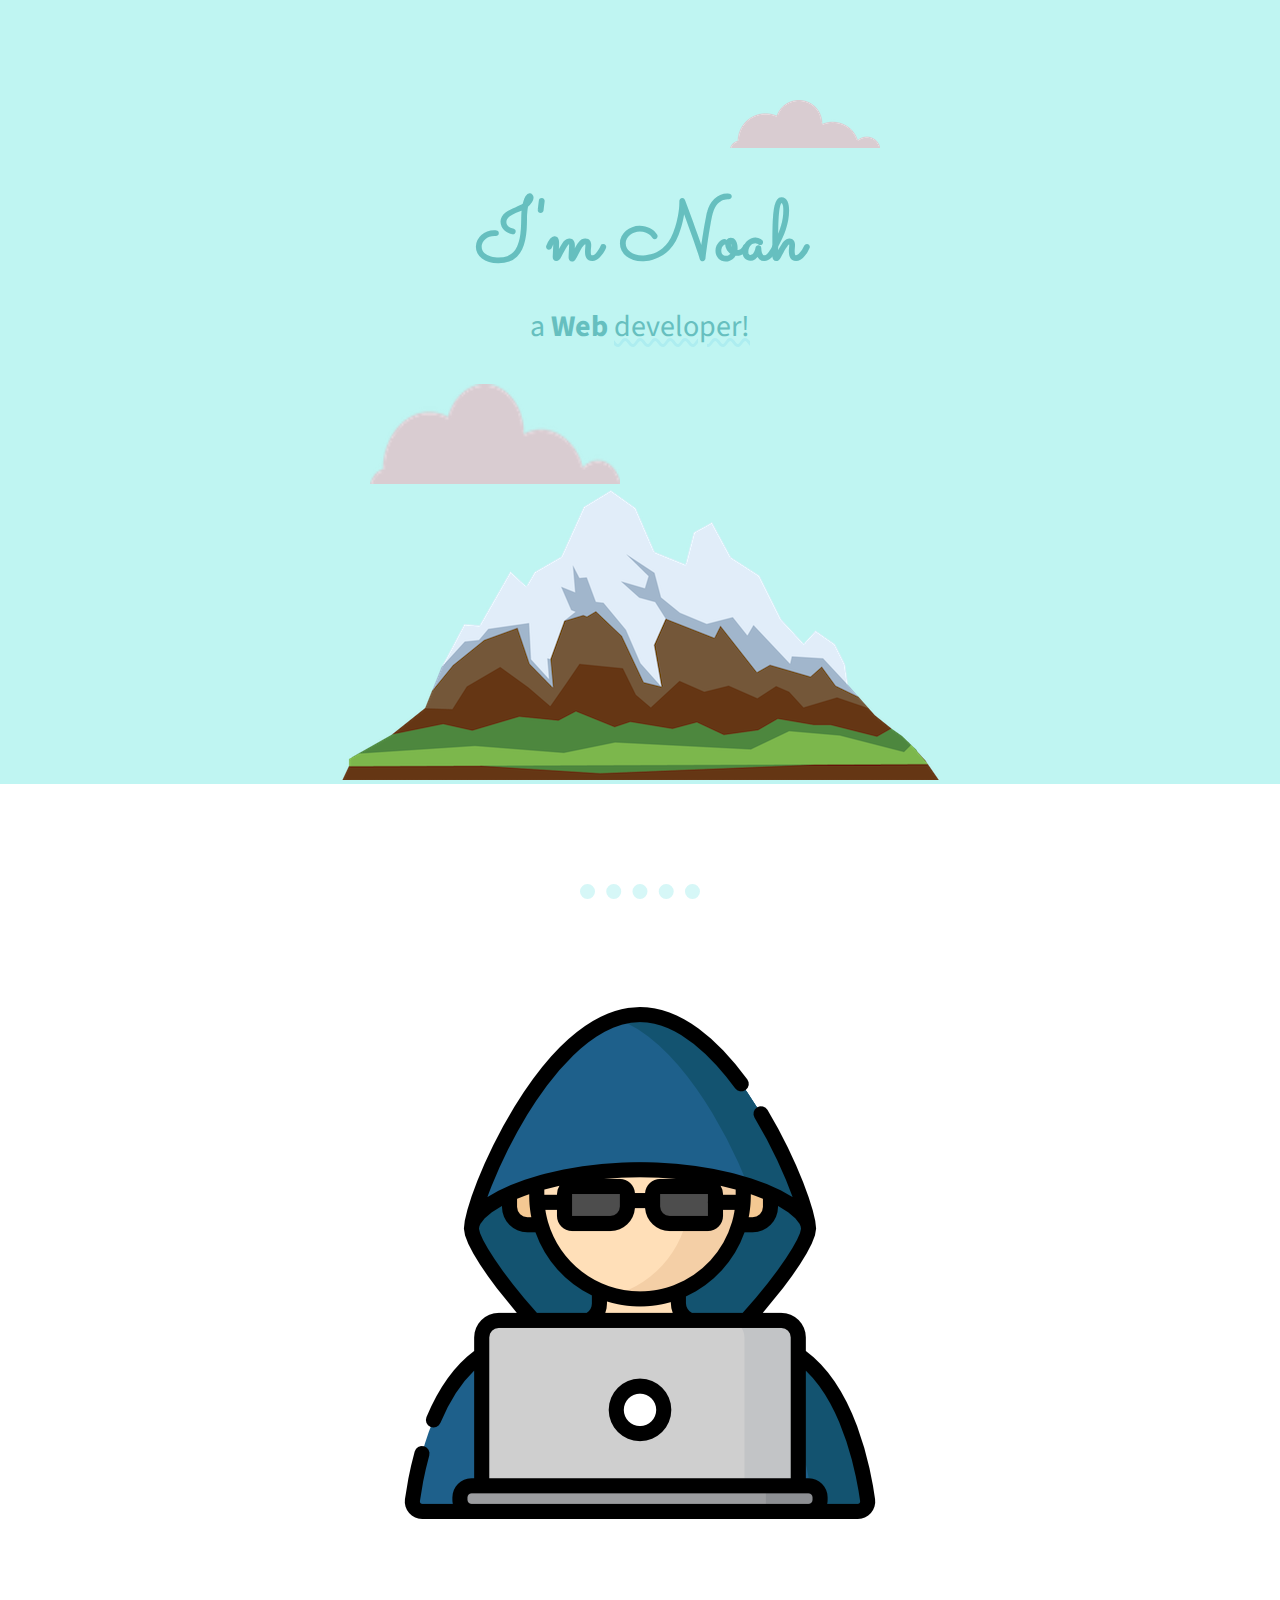
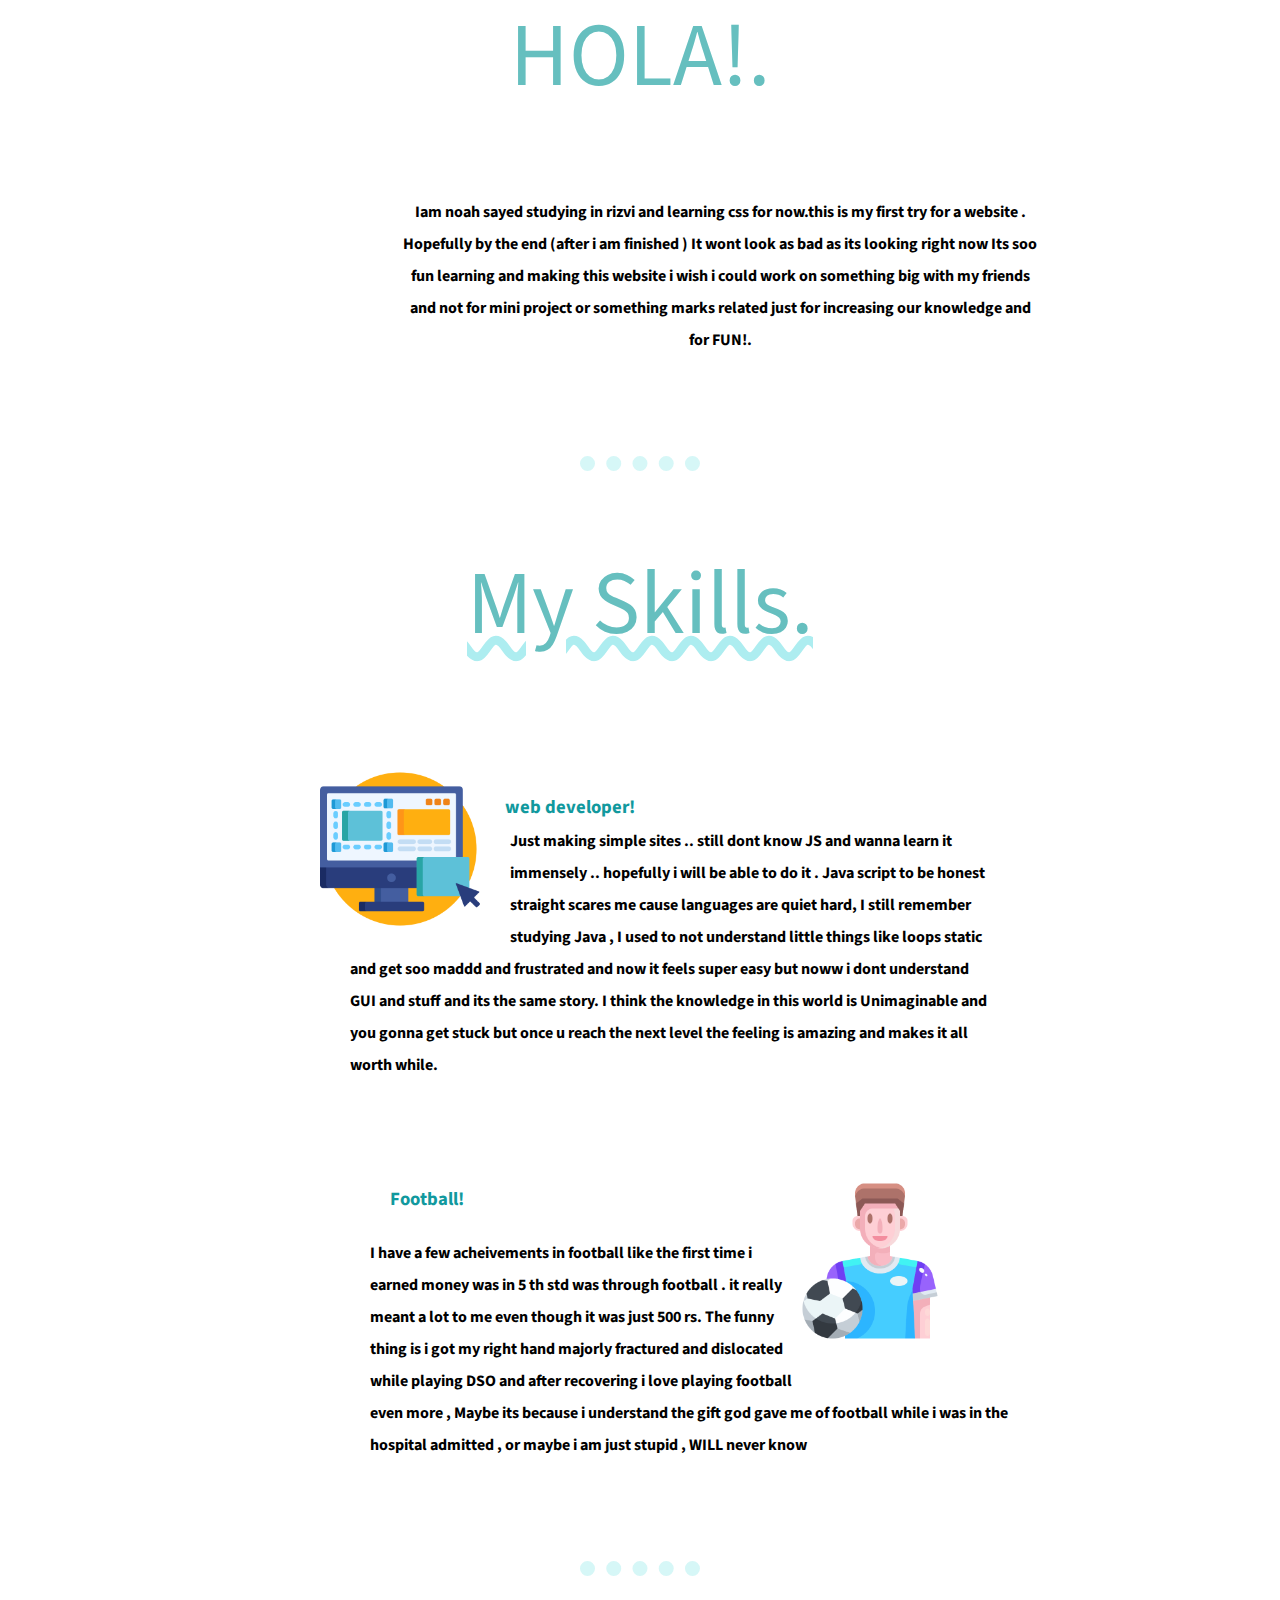
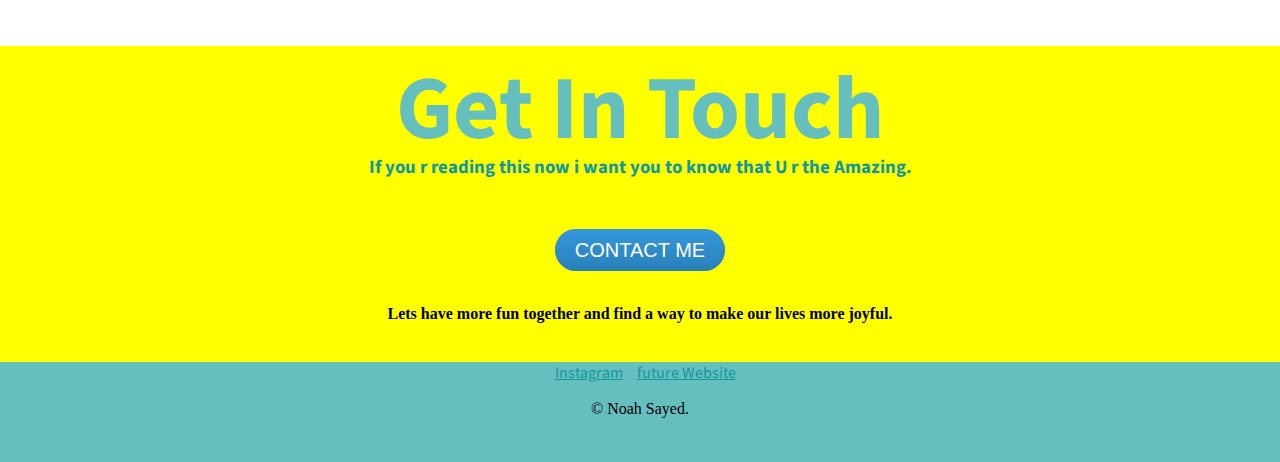
<file: index.html>
<!DOCTYPE html>

<html>
    <head>
        <meta charset="utf-8">
        <meta http-equiv="X-UA-Compatible" content="IE=edge">
        <title>I AM NOAH - web developer!</title>

        <meta name="description" content="">
        <meta name="viewport" content="width=device-width, initial-scale=1">
        <link href="https://fonts.googleapis.com/css2?family=Sacramento&family=Source+Sans+Pro:ital@1&display=swap" rel="stylesheet">
        
        <link rel="stylesheet" href="styles.css">
        <link rel="icon" href="favicon.ico">
        
    </head>
    <body>

     
        <div class="topcontainer">
            <img class="top-cloud" src="cloud.png" alt="cloud"> 
           <h1>I'm Noah</h1>
           <h2 class="belowtitle"> a <strong>Web</strong> <u>developer!</u></h2>
            <img class="bottomcloud" src="cloud.png" alt="cloud2" width="250px" height="100px">
            <img src="mountain.png" alt="mountain">
            </div>
            <hr>
            
            <div class="middle-cosntainer">
                <div class="profile">
                  <img class="hacker"src="hacker.png"   alt="myProfile">
                  <h2>HOLA!.</h2>
                  <p class="iamnoahsayed"><strong>Iam noah sayed studying in rizvi and learning css for now.this is my first try for a website . Hopefully by the end (after i am finished ) It wont look as bad as its looking right now 

                    Its soo fun learning and making this website i wish i could work on something big with my friends 
                  and not for mini project or something marks related just for increasing our knowledge and for FUN!.</strong>
                    
                    </p>
                </div>
                <hr>
                <div class="skills">
                  <h2><u>My Skills.</u></h2>
                  <div class="skill-row">
                    <img class="comp" src="ux.png" alt="comp">
                    <h3 class="webdeveloper">web developer!</h3>
                    <p class="simplesites"><strong> Just making simple sites .. still dont know JS and wanna learn it immensely 
                      .. hopefully i will be able to do it . Java script to be honest straight scares me cause languages are quiet hard, 
                    I still remember studying Java , I used to not understand little things like loops static and get soo maddd
                  and frustrated and now it feels super easy but noww i dont understand GUI and stuff and its the same story.
                I think the knowledge in this world is Unimaginable and you gonna get stuck but once u reach the next level
              the feeling is amazing and makes it all worth while.</strong></p>
                      
                  </div>
                  <div class="skill-row">
                    <img class="football" src="football-players.png" alt="football">
                    <h3 class="footballh3">Football!</h3>
                    <p class="footballtext"><strong>I have a few acheivements in football like the first time i earned money
                      was in 5 th std was through football . it really meant a lot to me even though it was just 500 rs.
                      The
                      funny thing is i got my right hand majorly fractured and dislocated while playing DSO and after recovering 
                      i love playing football even more ,
                       Maybe its because
                        i understand the gift god gave me of football
                      while i was in the hospital admitted , or maybe i am just stupid , WILL never know  
                    </strong> </p>               
                  </div>
                </div>
                <hr>
                <div class="contact-me">
                  <h2><strong>Get In Touch</strong></h2>
                  <h3 class="ifulikeme"> If you r reading this  now i want you to know that U r the Amazing. </h3>
                  <p class="thingsuwill"><strong> Lets have more fun together and find a way 
                    to make our lives more             joyful.
                  </strong></p>
                  <a class="btn" href="mailto:name@email.com">CONTACT ME</a>
                </div>
              </div>
              
              
              <div class="bottomcontainer">
                <a class="footer-link" href="https://www.instagram.com/noahsx_x/">Instagram</a>
                
                <a class="footer-link" href="C:\Users\asher\Downloads\.0 sean site\sean website everything\notyetdone.html">future Website</a>
                <p>© Noah Sayed.</p>
              </div>
              

        </div>
        <script src="" async defer></script>
    </body>
</html>
</file>
<file: styles.css>
body {
    margin: 0;
    text-align: center;
}
div{
    display: block;
    
    
}
h1{
    font-family: 'Sacramento', cursive;
    margin-top: 0;
    font-size: 85px;
    color: #66bfbf;
    line-height: 1;
}

h2{
    font-family: 'Source Sans Pro', sans-serif;
    color: #66bfbf;
    text-align: center;
    margin-top: 70px;
    font-size: 90px;
    
    font-weight: normal;
    
}
hr{
    margin-top: 100px;
    width: 120px;
    border-style: none;
    border-top-style: dotted;
    border-width: 15px;
    color: #d6f7f7;
   
    
}

u {
    text-decoration: #adedf0 wavy underline;
}
h3{
    font-family: 'Source Sans Pro', sans-serif;
    color: #11999E;
    line-height: 2;
    margin: none;
}
a {
    color: #11999E;
    font-family: 'Source Sans Pro', sans-serif;
    padding-left: 10px;
}
.red {
    font-style: italic;
}
.belowtitle{
    position: relative;
    bottom: 50px;
    font-size: 30px;
}
.topcontainer {
  
background-color: #bff5f2;
padding-top: 200px;
position: relative;
}


.bottomcloud{
   position:absolute;
   left: 370px;
   bottom: 300px;
}
.bottomcontainer{
    width: 100%;
    height: 100px;
    display: block;
    background-color: #66BFBF
  

}

.comp{
    width: 25%;
    float: left;
}
.ifulikeme{
    position: relative ;
   bottom: 100px;
}
.football{
    width: 25%;
    float: right;
    padding-bottom: 50px;
    padding-left: 50px;
}
.footballtext{
   position: relative;
   left: 50px;
   font-family: 'Source Sans Pro', sans-serif;
}
.footballh3{
    position:relative;
    left: 70px;
}
.hacker{
   padding-top: 100px;
}

.top-cloud {
    position: absolute;
   right : 400px;
   top: 100px;
}

.skill-row {
    width: 50%;
   margin: auto;
   margin: 100px auto 100px auto;
    text-align: left;
    line-height: 2;

}

.simplesites{
    position: relative;
    left: 30px;
    font-family: 'Source Sans Pro', sans-serif;
 }
.webdeveloper{
    text-align: left;
    position: relative;
    left: 25px;
    top: 20px;
}

.iamnoahsayed{
    font-family: 'Source Sans Pro', sans-serif;
    position: relative;
    left: 400px;
    line-height: 2;
    width: 50%;
}
.contact-me{
    background-color: yellow;
    position: relative;
    
}


.btn {
    background: #3498db;
    background-image: -webkit-linear-gradient(top, #3498db, #2980b9);
    background-image: -moz-linear-gradient(top, #3498db, #2980b9);
    background-image: -ms-linear-gradient(top, #3498db, #2980b9);
    background-image: -o-linear-gradient(top, #3498db, #2980b9);
    background-image: linear-gradient(to bottom, #3498db, #2980b9);
    -webkit-border-radius: 28;
    -moz-border-radius: 28;
    border-radius: 28px;
    font-family: Arial;
    color: #ffffff;
    font-size: 20px;
    padding: 10px 20px 10px 20px;
    text-decoration: none;
    position: relative;
   bottom: 100px;

  }
  
  .btn:hover {
    background: #3cb0fd;
    background-image: -webkit-linear-gradient(top, #3cb0fd, #3498db);
    background-image: -moz-linear-gradient(top, #3cb0fd, #3498db);
    background-image: -ms-linear-gradient(top, #3cb0fd, #3498db);
    background-image: -o-linear-gradient(top, #3cb0fd, #3498db);
    background-image: linear-gradient(to bottom, #3cb0fd, #3498db);
    text-decoration: none;
  }
</file>
